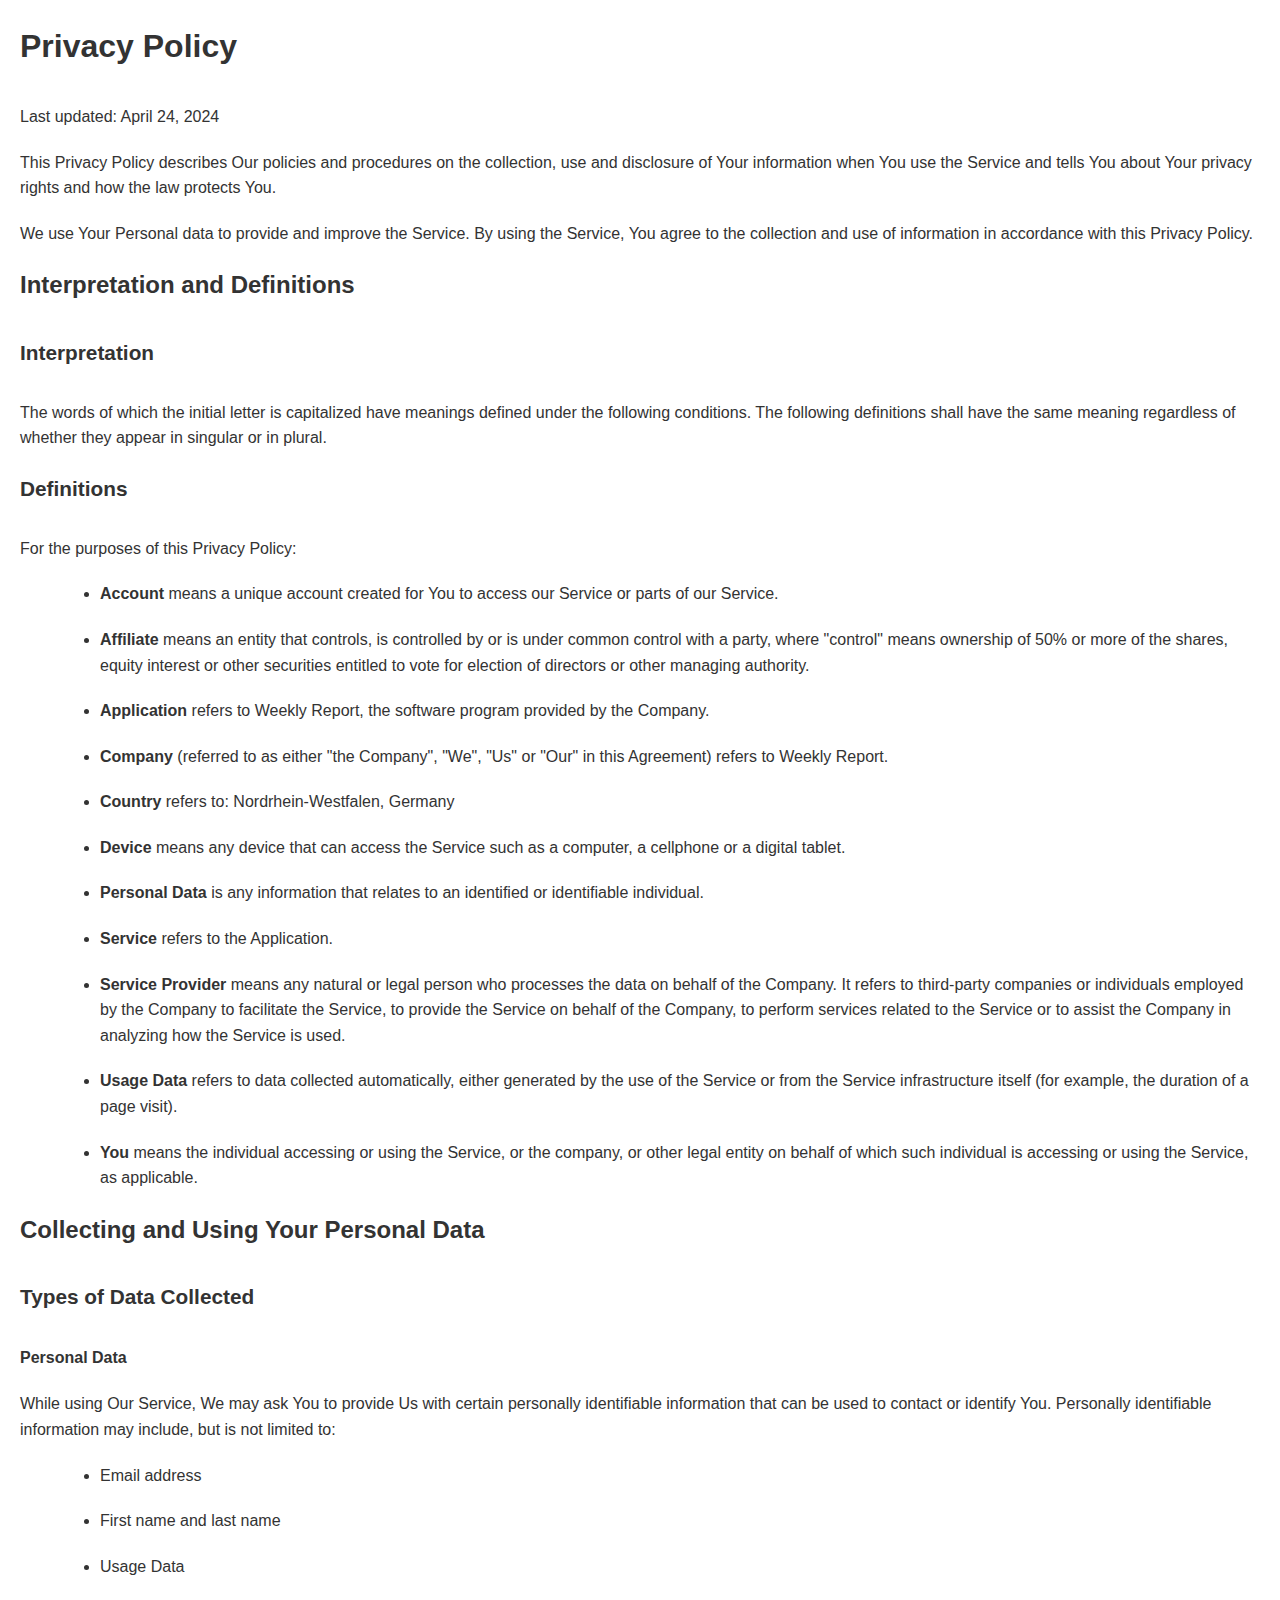
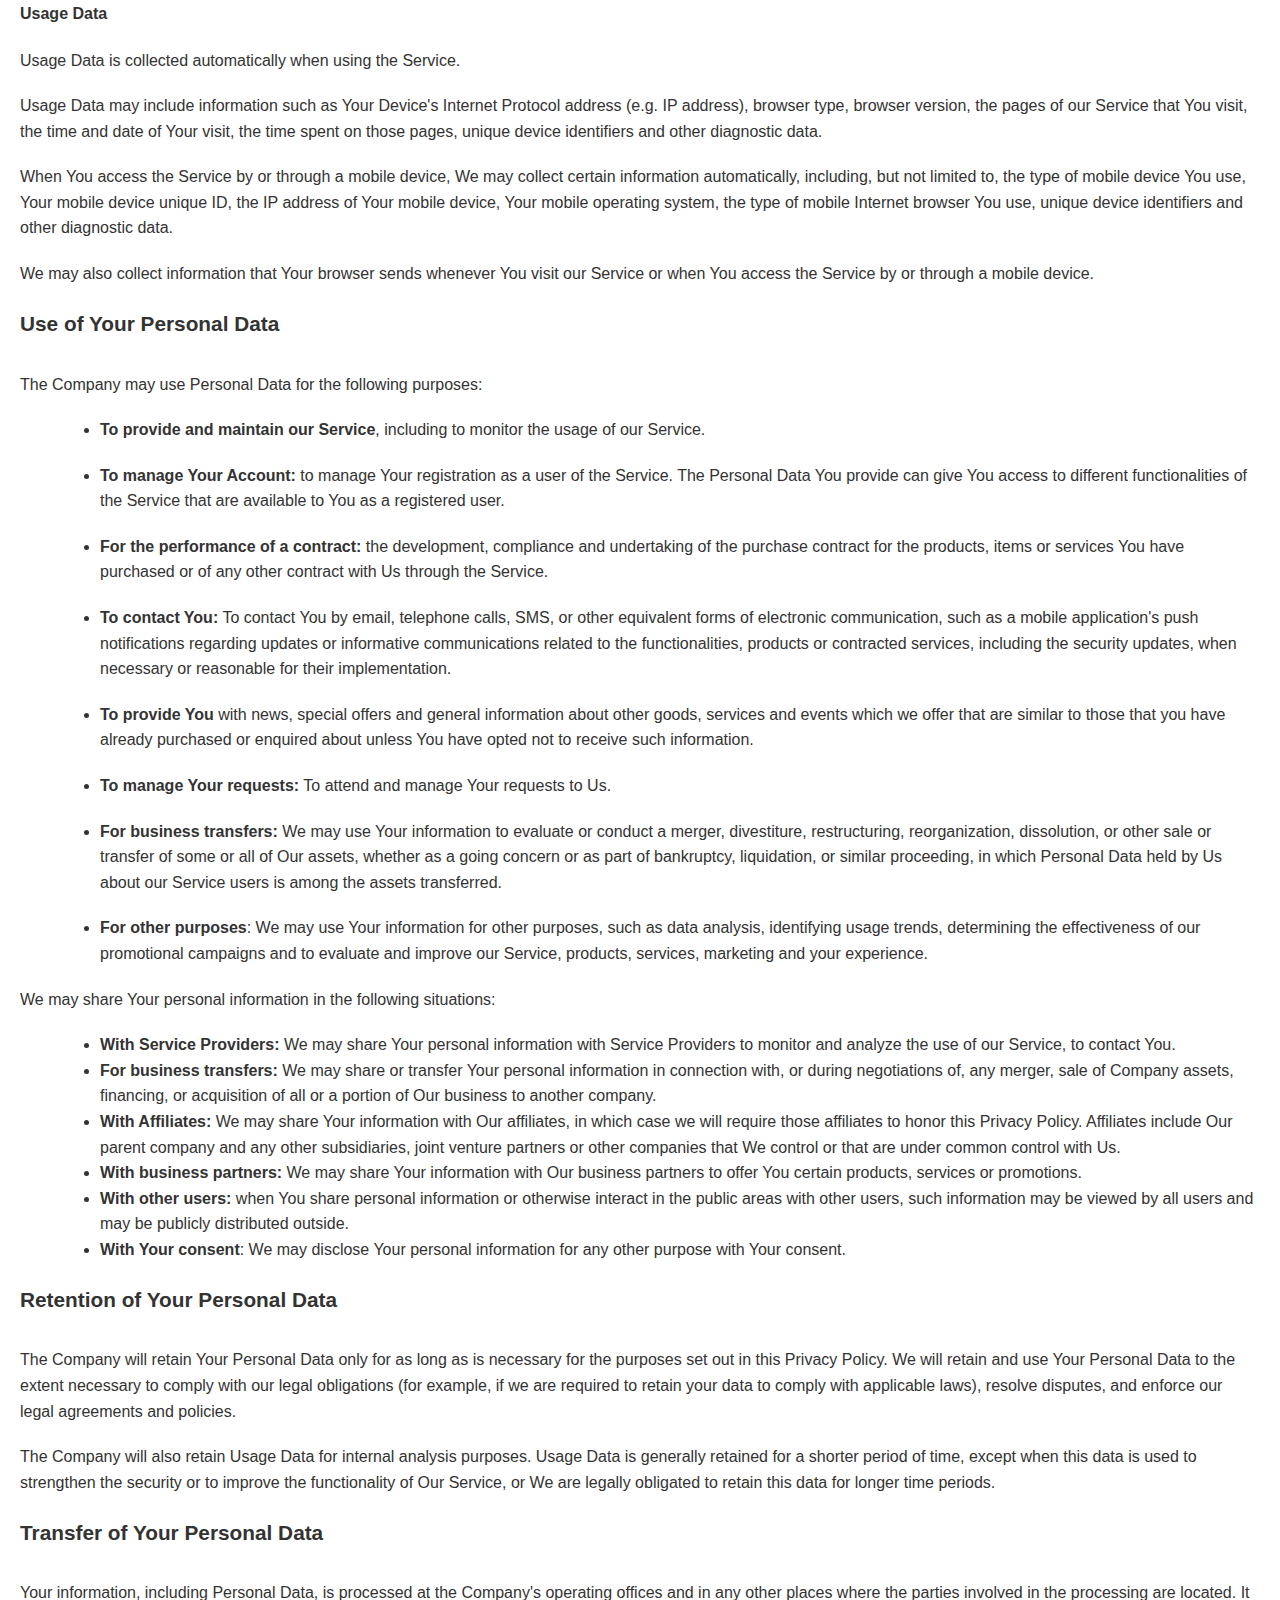
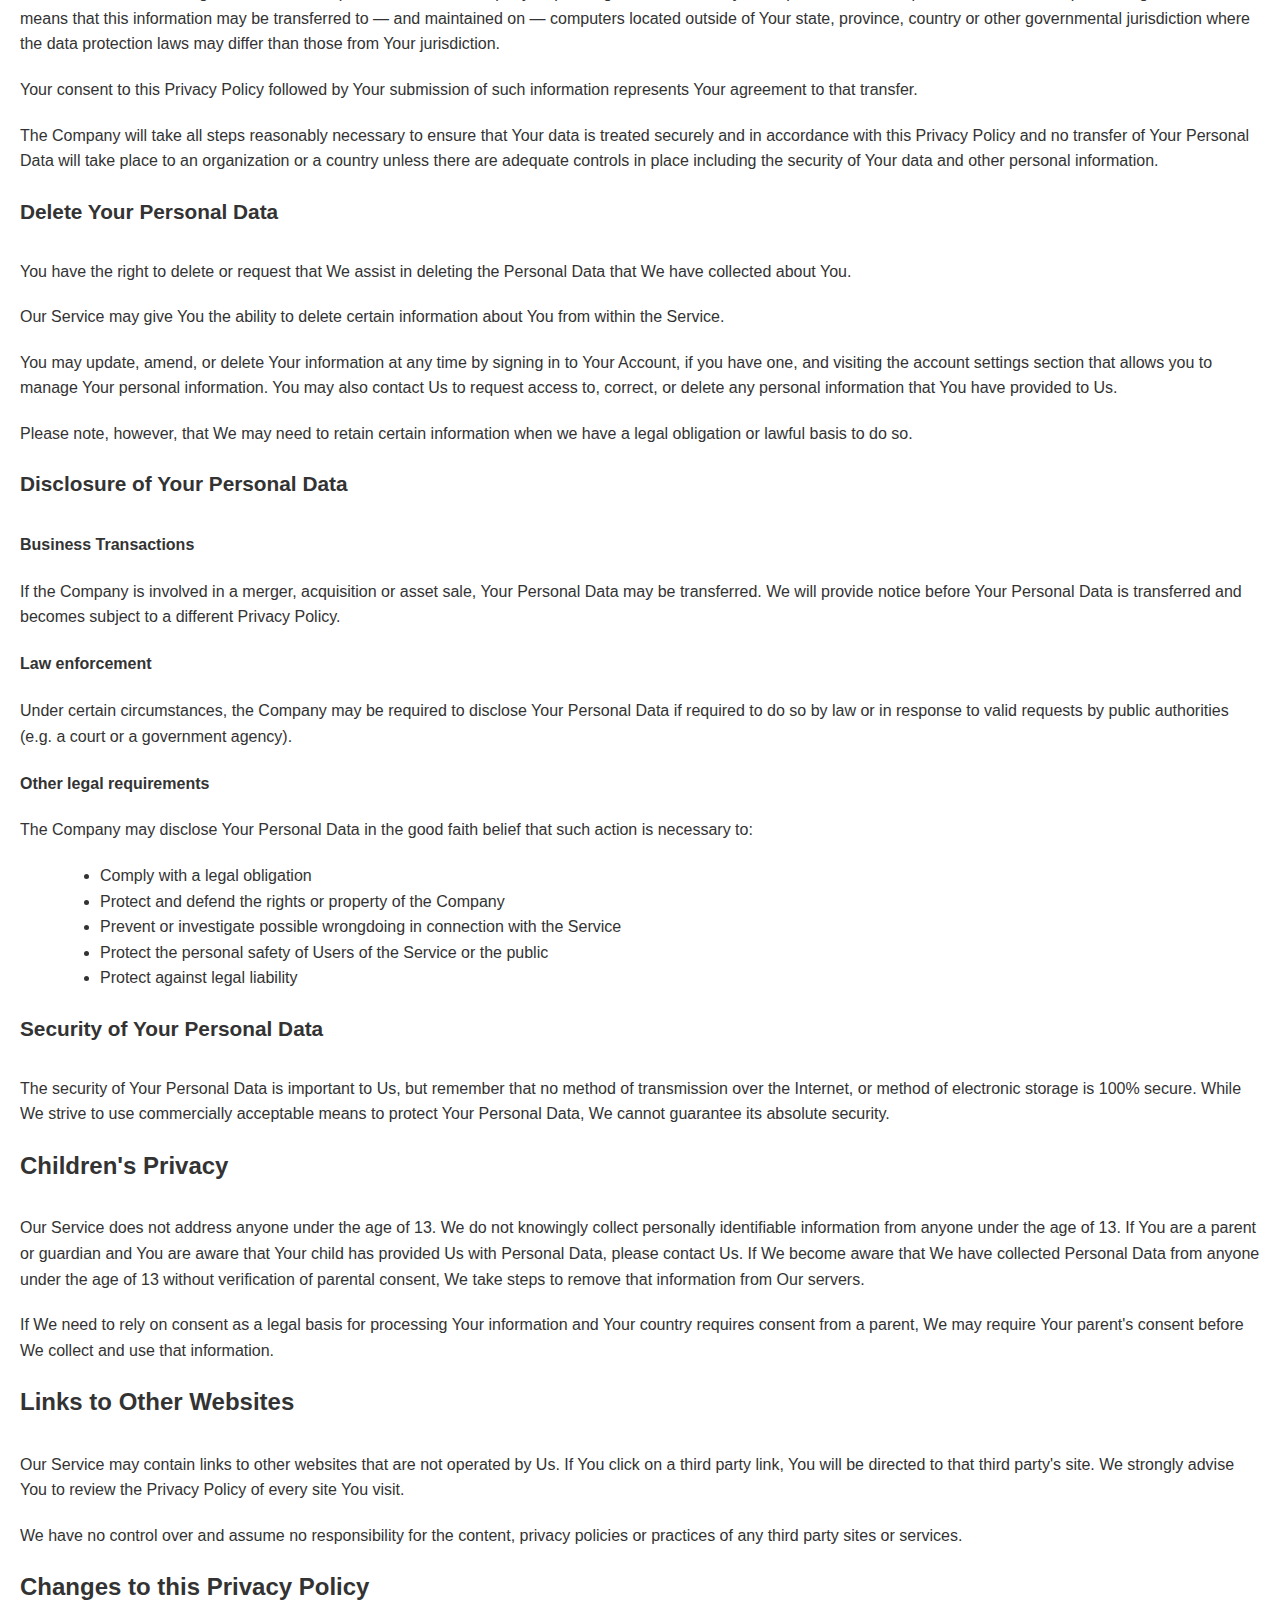
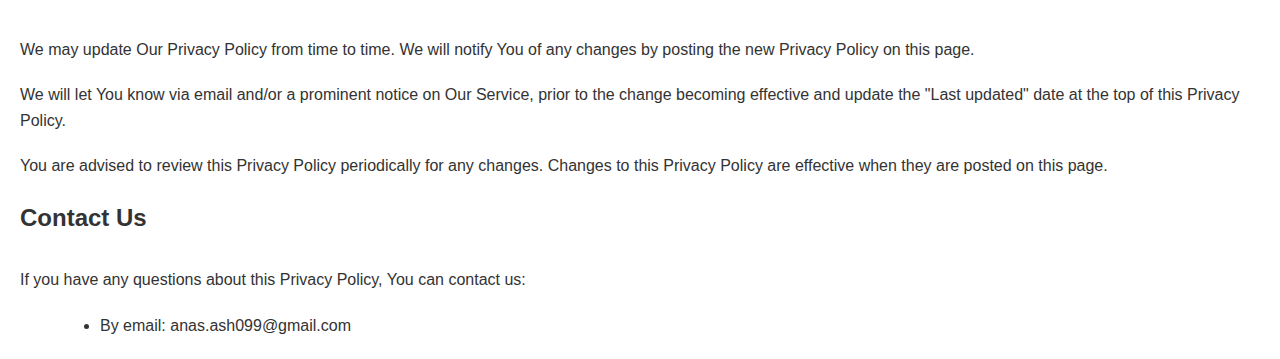
<file: index.html>
<!DOCTYPE html>
<html lang="en">
<head>
    <link rel="stylesheet" type="text/css" href="styles.css">
    <meta name="viewport" content="width=device-width, initial-scale=1">
    <title>Privacy Policy</title>

</head>
<body>

    <script>
        // Function to detect browser language and redirect
        function detectLanguage() {
          const browserLang = navigator.language || navigator.userLanguage; // Get browser language
          const supportedLangs = ["de"]; // Supported languages array
          const defaultLang = "en"; // Default language if not supported
    
          let lang = defaultLang;
         
          // Check if browser language is supported
          if (supportedLangs.includes(browserLang.substring(0, 2)) && browserLang.substring(0, 2) !== defaultLang) {
            lang = browserLang.substring(0, 2);
            // Redirect to corresponding HTML file based on language
            window.location.href = `index_${lang}.html`;
          }
          
        }
        window.onload =  detectLanguage()
    </script>
    <h1>Privacy Policy</h1>
    <p>Last updated: April 24, 2024</p>
    <p>This Privacy Policy describes Our policies and procedures on the collection, use and disclosure of Your information when You use the Service and tells You about Your privacy rights and how the law protects You.</p>
    <p>We use Your Personal data to provide and improve the Service. By using the Service, You agree to the collection and use of information in accordance with this Privacy Policy.</p>
    <h2>Interpretation and Definitions</h2>
    <h3>Interpretation</h3>
    <p>The words of which the initial letter is capitalized have meanings defined under the following conditions. The following definitions shall have the same meaning regardless of whether they appear in singular or in plural.</p>
    <h3>Definitions</h3>
    <p>For the purposes of this Privacy Policy:</p>
    <ul>
    <li>
    <p><strong>Account</strong> means a unique account created for You to access our Service or parts of our Service.</p>
    </li>
    <li>
    <p><strong>Affiliate</strong> means an entity that controls, is controlled by or is under common control with a party, where &quot;control&quot; means ownership of 50% or more of the shares, equity interest or other securities entitled to vote for election of directors or other managing authority.</p>
    </li>
    <li>
    <p><strong>Application</strong> refers to Weekly Report, the software program provided by the Company.</p>
    </li>
    <li>
    <p><strong>Company</strong> (referred to as either &quot;the Company&quot;, &quot;We&quot;, &quot;Us&quot; or &quot;Our&quot; in this Agreement) refers to Weekly Report.</p>
    </li>
    <li>
    <p><strong>Country</strong> refers to: Nordrhein-Westfalen,  Germany</p>
    </li>
    <li>
    <p><strong>Device</strong> means any device that can access the Service such as a computer, a cellphone or a digital tablet.</p>
    </li>
    <li>
    <p><strong>Personal Data</strong> is any information that relates to an identified or identifiable individual.</p>
    </li>
    <li>
    <p><strong>Service</strong> refers to the Application.</p>
    </li>
    <li>
    <p><strong>Service Provider</strong> means any natural or legal person who processes the data on behalf of the Company. It refers to third-party companies or individuals employed by the Company to facilitate the Service, to provide the Service on behalf of the Company, to perform services related to the Service or to assist the Company in analyzing how the Service is used.</p>
    </li>
    <li>
    <p><strong>Usage Data</strong> refers to data collected automatically, either generated by the use of the Service or from the Service infrastructure itself (for example, the duration of a page visit).</p>
    </li>
    <li>
    <p><strong>You</strong> means the individual accessing or using the Service, or the company, or other legal entity on behalf of which such individual is accessing or using the Service, as applicable.</p>
    </li>
    </ul>
    <h2>Collecting and Using Your Personal Data</h2>
    <h3>Types of Data Collected</h3>
    <h4>Personal Data</h4>
    <p>While using Our Service, We may ask You to provide Us with certain personally identifiable information that can be used to contact or identify You. Personally identifiable information may include, but is not limited to:</p>
    <ul>
    <li>
    <p>Email address</p>
    </li>
    <li>
    <p>First name and last name</p>
    </li>
    <li>
    <p>Usage Data</p>
    </li>
    </ul>
    <h4>Usage Data</h4>
    <p>Usage Data is collected automatically when using the Service.</p>
    <p>Usage Data may include information such as Your Device's Internet Protocol address (e.g. IP address), browser type, browser version, the pages of our Service that You visit, the time and date of Your visit, the time spent on those pages, unique device identifiers and other diagnostic data.</p>
    <p>When You access the Service by or through a mobile device, We may collect certain information automatically, including, but not limited to, the type of mobile device You use, Your mobile device unique ID, the IP address of Your mobile device, Your mobile operating system, the type of mobile Internet browser You use, unique device identifiers and other diagnostic data.</p>
    <p>We may also collect information that Your browser sends whenever You visit our Service or when You access the Service by or through a mobile device.</p>
    <h3>Use of Your Personal Data</h3>
    <p>The Company may use Personal Data for the following purposes:</p>
    <ul>
    <li>
    <p><strong>To provide and maintain our Service</strong>, including to monitor the usage of our Service.</p>
    </li>
    <li>
    <p><strong>To manage Your Account:</strong> to manage Your registration as a user of the Service. The Personal Data You provide can give You access to different functionalities of the Service that are available to You as a registered user.</p>
    </li>
    <li>
    <p><strong>For the performance of a contract:</strong> the development, compliance and undertaking of the purchase contract for the products, items or services You have purchased or of any other contract with Us through the Service.</p>
    </li>
    <li>
    <p><strong>To contact You:</strong> To contact You by email, telephone calls, SMS, or other equivalent forms of electronic communication, such as a mobile application's push notifications regarding updates or informative communications related to the functionalities, products or contracted services, including the security updates, when necessary or reasonable for their implementation.</p>
    </li>
    <li>
    <p><strong>To provide You</strong> with news, special offers and general information about other goods, services and events which we offer that are similar to those that you have already purchased or enquired about unless You have opted not to receive such information.</p>
    </li>
    <li>
    <p><strong>To manage Your requests:</strong> To attend and manage Your requests to Us.</p>
    </li>
    <li>
    <p><strong>For business transfers:</strong> We may use Your information to evaluate or conduct a merger, divestiture, restructuring, reorganization, dissolution, or other sale or transfer of some or all of Our assets, whether as a going concern or as part of bankruptcy, liquidation, or similar proceeding, in which Personal Data held by Us about our Service users is among the assets transferred.</p>
    </li>
    <li>
    <p><strong>For other purposes</strong>: We may use Your information for other purposes, such as data analysis, identifying usage trends, determining the effectiveness of our promotional campaigns and to evaluate and improve our Service, products, services, marketing and your experience.</p>
    </li>
    </ul>
    <p>We may share Your personal information in the following situations:</p>
    <ul>
    <li><strong>With Service Providers:</strong> We may share Your personal information with Service Providers to monitor and analyze the use of our Service,  to contact You.</li>
    <li><strong>For business transfers:</strong> We may share or transfer Your personal information in connection with, or during negotiations of, any merger, sale of Company assets, financing, or acquisition of all or a portion of Our business to another company.</li>
    <li><strong>With Affiliates:</strong> We may share Your information with Our affiliates, in which case we will require those affiliates to honor this Privacy Policy. Affiliates include Our parent company and any other subsidiaries, joint venture partners or other companies that We control or that are under common control with Us.</li>
    <li><strong>With business partners:</strong> We may share Your information with Our business partners to offer You certain products, services or promotions.</li>
    <li><strong>With other users:</strong> when You share personal information or otherwise interact in the public areas with other users, such information may be viewed by all users and may be publicly distributed outside.</li>
    <li><strong>With Your consent</strong>: We may disclose Your personal information for any other purpose with Your consent.</li>
    </ul>
    <h3>Retention of Your Personal Data</h3>
    <p>The Company will retain Your Personal Data only for as long as is necessary for the purposes set out in this Privacy Policy. We will retain and use Your Personal Data to the extent necessary to comply with our legal obligations (for example, if we are required to retain your data to comply with applicable laws), resolve disputes, and enforce our legal agreements and policies.</p>
    <p>The Company will also retain Usage Data for internal analysis purposes. Usage Data is generally retained for a shorter period of time, except when this data is used to strengthen the security or to improve the functionality of Our Service, or We are legally obligated to retain this data for longer time periods.</p>
    <h3>Transfer of Your Personal Data</h3>
    <p>Your information, including Personal Data, is processed at the Company's operating offices and in any other places where the parties involved in the processing are located. It means that this information may be transferred to — and maintained on — computers located outside of Your state, province, country or other governmental jurisdiction where the data protection laws may differ than those from Your jurisdiction.</p>
    <p>Your consent to this Privacy Policy followed by Your submission of such information represents Your agreement to that transfer.</p>
    <p>The Company will take all steps reasonably necessary to ensure that Your data is treated securely and in accordance with this Privacy Policy and no transfer of Your Personal Data will take place to an organization or a country unless there are adequate controls in place including the security of Your data and other personal information.</p>
    <h3>Delete Your Personal Data</h3>
    <p>You have the right to delete or request that We assist in deleting the Personal Data that We have collected about You.</p>
    <p>Our Service may give You the ability to delete certain information about You from within the Service.</p>
    <p>You may update, amend, or delete Your information at any time by signing in to Your Account, if you have one, and visiting the account settings section that allows you to manage Your personal information. You may also contact Us to request access to, correct, or delete any personal information that You have provided to Us.</p>
    <p>Please note, however, that We may need to retain certain information when we have a legal obligation or lawful basis to do so.</p>
    <h3>Disclosure of Your Personal Data</h3>
    <h4>Business Transactions</h4>
    <p>If the Company is involved in a merger, acquisition or asset sale, Your Personal Data may be transferred. We will provide notice before Your Personal Data is transferred and becomes subject to a different Privacy Policy.</p>
    <h4>Law enforcement</h4>
    <p>Under certain circumstances, the Company may be required to disclose Your Personal Data if required to do so by law or in response to valid requests by public authorities (e.g. a court or a government agency).</p>
    <h4>Other legal requirements</h4>
    <p>The Company may disclose Your Personal Data in the good faith belief that such action is necessary to:</p>
    <ul>
    <li>Comply with a legal obligation</li>
    <li>Protect and defend the rights or property of the Company</li>
    <li>Prevent or investigate possible wrongdoing in connection with the Service</li>
    <li>Protect the personal safety of Users of the Service or the public</li>
    <li>Protect against legal liability</li>
    </ul>
    <h3>Security of Your Personal Data</h3>
    <p>The security of Your Personal Data is important to Us, but remember that no method of transmission over the Internet, or method of electronic storage is 100% secure. While We strive to use commercially acceptable means to protect Your Personal Data, We cannot guarantee its absolute security.</p>
    <h2>Children's Privacy</h2>
    <p>Our Service does not address anyone under the age of 13. We do not knowingly collect personally identifiable information from anyone under the age of 13. If You are a parent or guardian and You are aware that Your child has provided Us with Personal Data, please contact Us. If We become aware that We have collected Personal Data from anyone under the age of 13 without verification of parental consent, We take steps to remove that information from Our servers.</p>
    <p>If We need to rely on consent as a legal basis for processing Your information and Your country requires consent from a parent, We may require Your parent's consent before We collect and use that information.</p>
    <h2>Links to Other Websites</h2>
    <p>Our Service may contain links to other websites that are not operated by Us. If You click on a third party link, You will be directed to that third party's site. We strongly advise You to review the Privacy Policy of every site You visit.</p>
    <p>We have no control over and assume no responsibility for the content, privacy policies or practices of any third party sites or services.</p>
    <h2>Changes to this Privacy Policy</h2>
    <p>We may update Our Privacy Policy from time to time. We will notify You of any changes by posting the new Privacy Policy on this page.</p>
    <p>We will let You know via email and/or a prominent notice on Our Service, prior to the change becoming effective and update the &quot;Last updated&quot; date at the top of this Privacy Policy.</p>
    <p>You are advised to review this Privacy Policy periodically for any changes. Changes to this Privacy Policy are effective when they are posted on this page.</p>
    <h2>Contact Us</h2>
    <p>If you have any questions about this Privacy Policy, You can contact us:</p>
    <ul>
    <li>By email: anas.ash099@gmail.com</li>
    </ul>
</body>
</html>
</file>
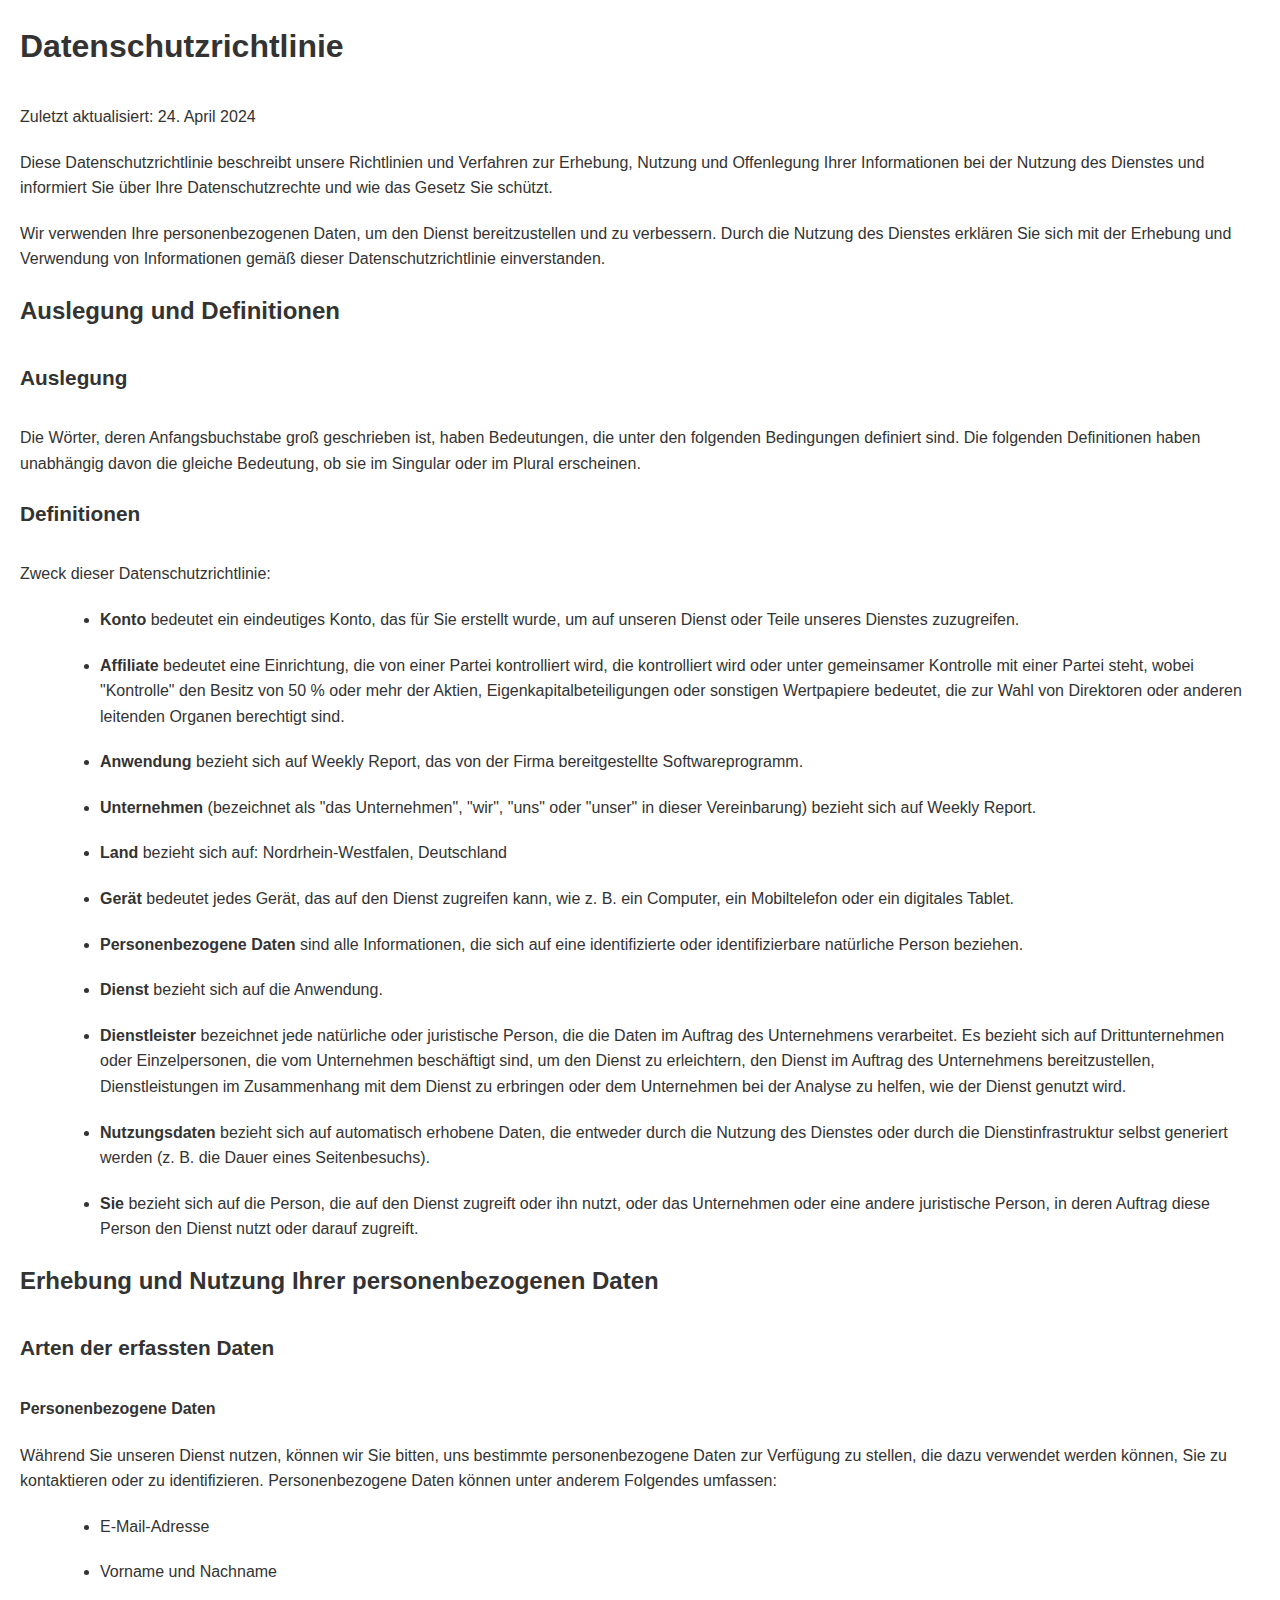
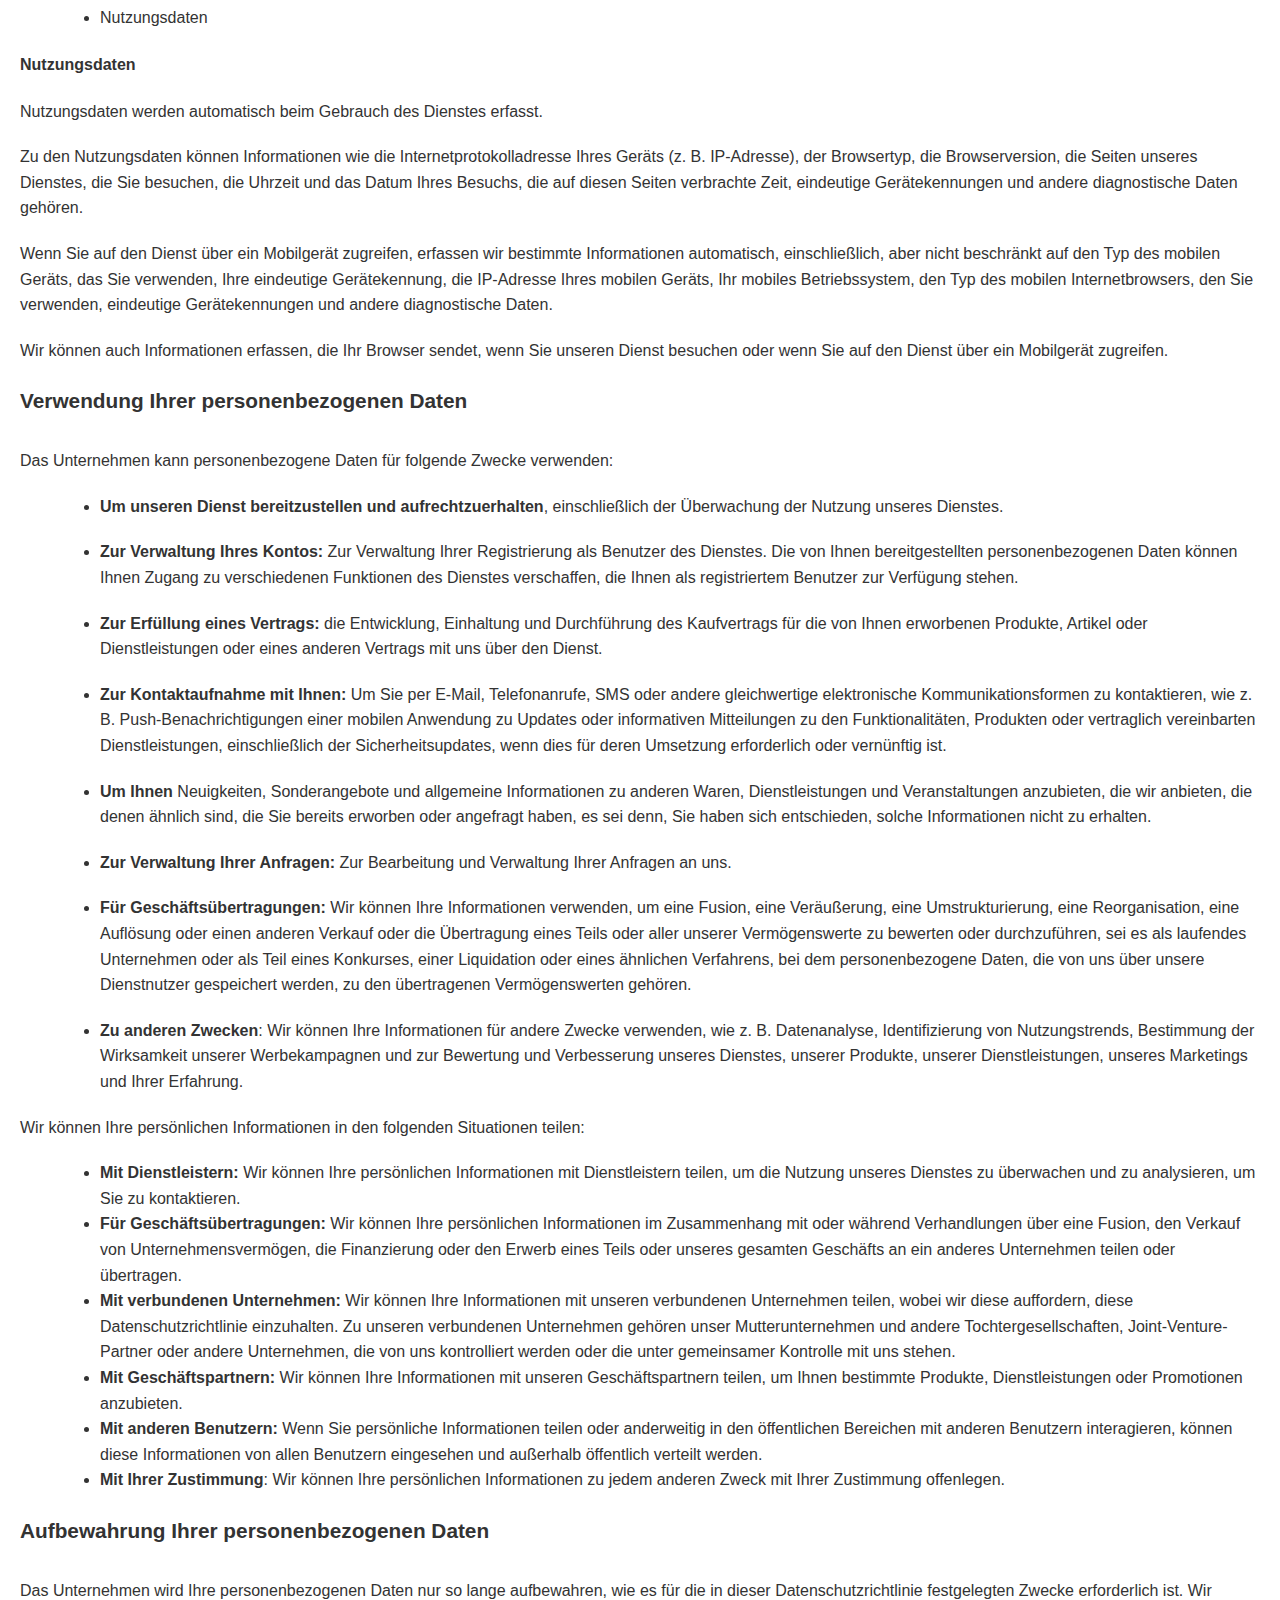
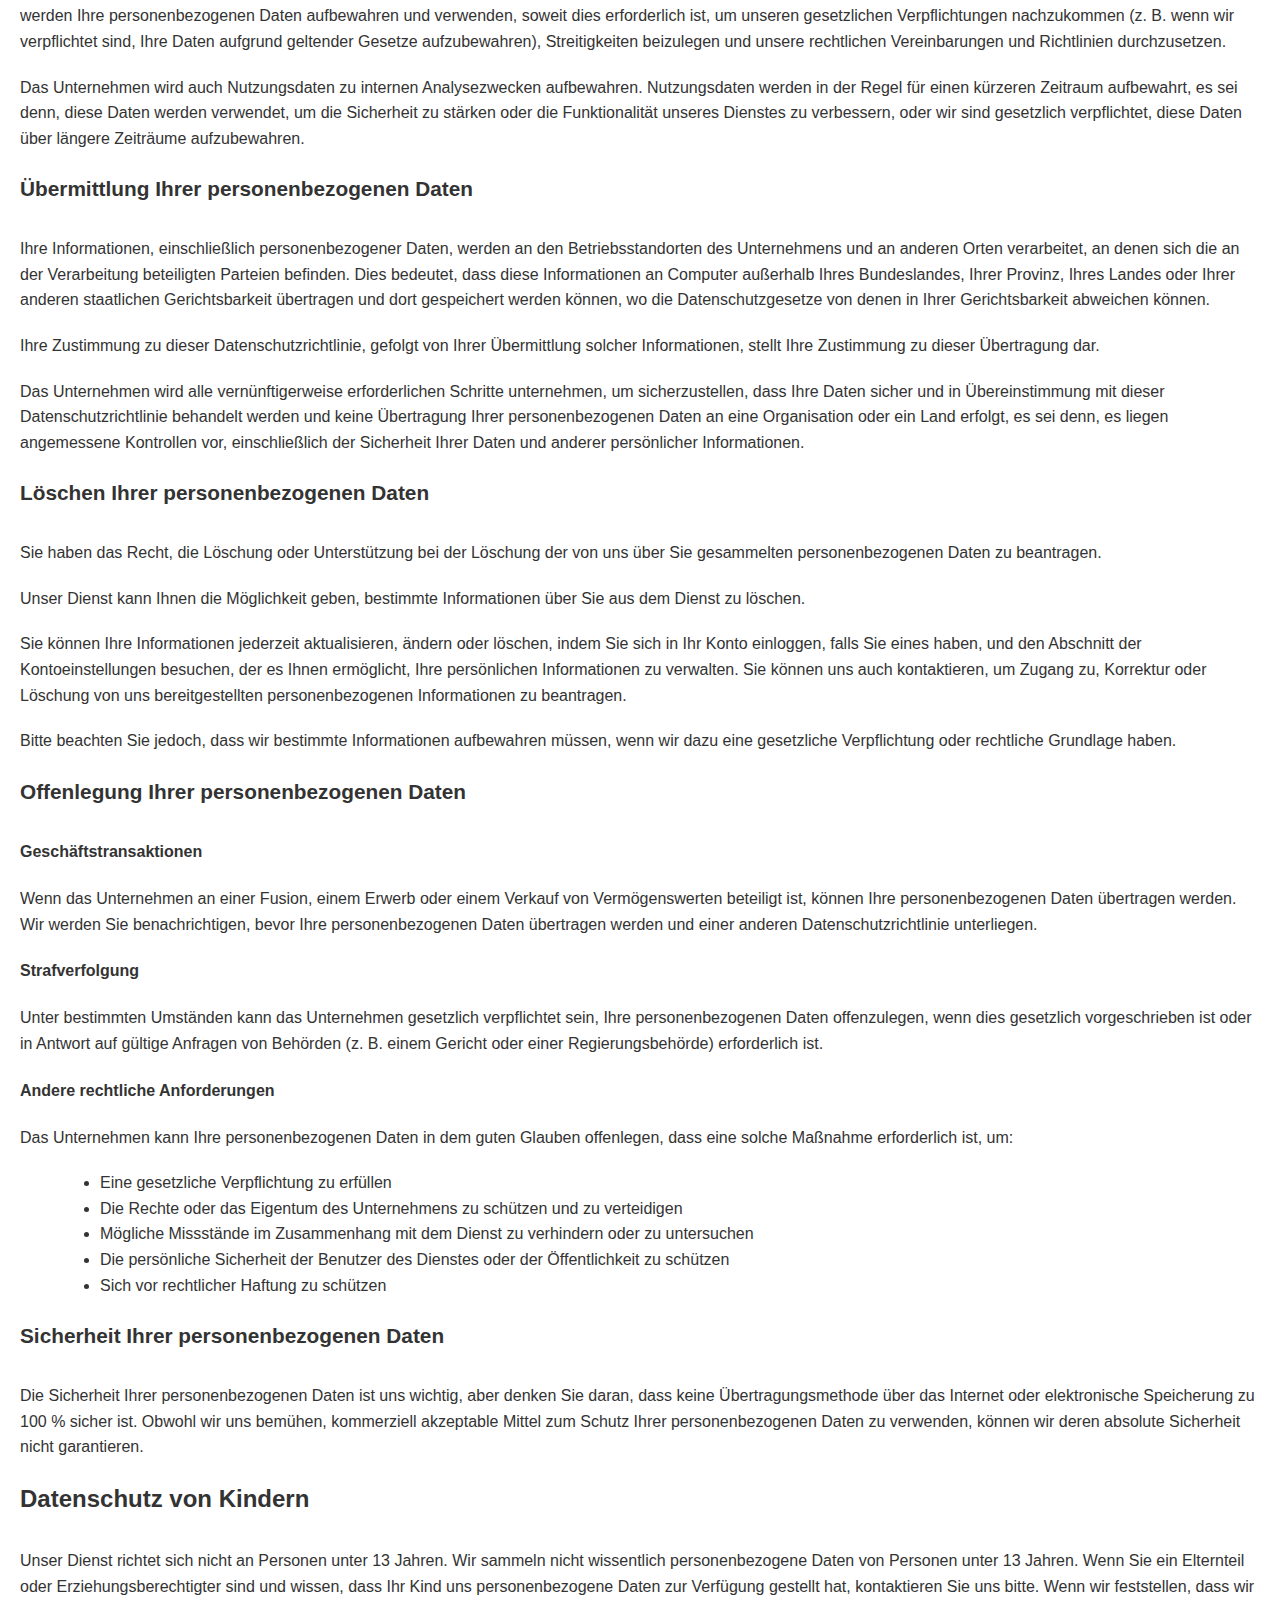
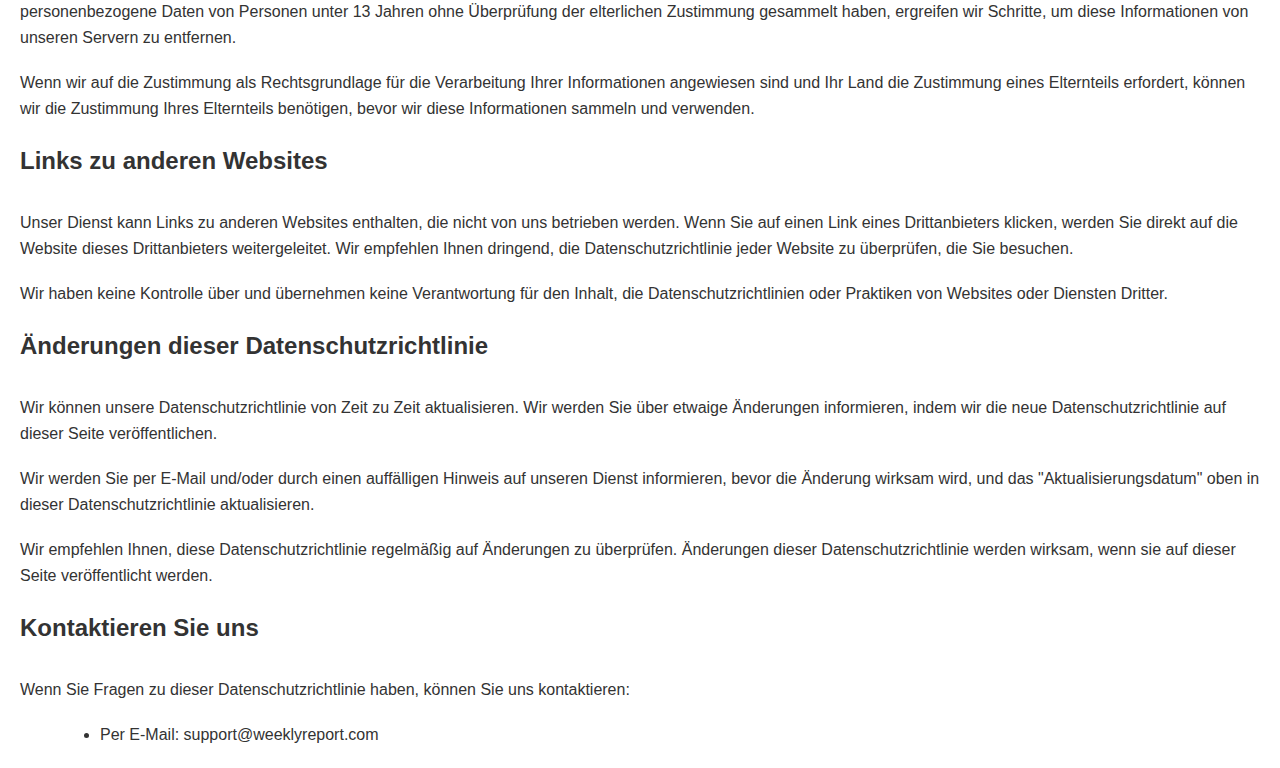
<file: index_de.html>
<!DOCTYPE html>
<html lang="de">
<head>
    <meta charset="UTF-8">
    <link rel="stylesheet" type="text/css" href="styles.css">
    <meta name="viewport" content="width=device-width, initial-scale=1">
    <title>Datenschutzerklärung</title>
</head>
<body>
    <h1>Datenschutzrichtlinie</h1>
    <p>Zuletzt aktualisiert: 24. April 2024</p>
    <p>Diese Datenschutzrichtlinie beschreibt unsere Richtlinien und Verfahren zur Erhebung, Nutzung und Offenlegung Ihrer Informationen bei der Nutzung des Dienstes und informiert Sie über Ihre Datenschutzrechte und wie das Gesetz Sie schützt.</p>
    <p>Wir verwenden Ihre personenbezogenen Daten, um den Dienst bereitzustellen und zu verbessern. Durch die Nutzung des Dienstes erklären Sie sich mit der Erhebung und Verwendung von Informationen gemäß dieser Datenschutzrichtlinie einverstanden.</p>
    <h2>Auslegung und Definitionen</h2>
    <h3>Auslegung</h3>
    <p>Die Wörter, deren Anfangsbuchstabe groß geschrieben ist, haben Bedeutungen, die unter den folgenden Bedingungen definiert sind. Die folgenden Definitionen haben unabhängig davon die gleiche Bedeutung, ob sie im Singular oder im Plural erscheinen.</p>
    <h3>Definitionen</h3>
    <p>Zweck dieser Datenschutzrichtlinie:</p>
    <ul>
    <li>
    <p><strong>Konto</strong> bedeutet ein eindeutiges Konto, das für Sie erstellt wurde, um auf unseren Dienst oder Teile unseres Dienstes zuzugreifen.</p>
    </li>
    <li>
    <p><strong>Affiliate</strong> bedeutet eine Einrichtung, die von einer Partei kontrolliert wird, die kontrolliert wird oder unter gemeinsamer Kontrolle mit einer Partei steht, wobei "Kontrolle" den Besitz von 50 % oder mehr der Aktien, Eigenkapitalbeteiligungen oder sonstigen Wertpapiere bedeutet, die zur Wahl von Direktoren oder anderen leitenden Organen berechtigt sind.</p>
    </li>
    <li>
    <p><strong>Anwendung</strong> bezieht sich auf Weekly Report, das von der Firma bereitgestellte Softwareprogramm.</p>
    </li>
    <li>
    <p><strong>Unternehmen</strong> (bezeichnet als "das Unternehmen", "wir", "uns" oder "unser" in dieser Vereinbarung) bezieht sich auf Weekly Report.</p>
    </li>
    <li>
    <p><strong>Land</strong> bezieht sich auf: Nordrhein-Westfalen, Deutschland</p>
    </li>
    <li>
    <p><strong>Gerät</strong> bedeutet jedes Gerät, das auf den Dienst zugreifen kann, wie z. B. ein Computer, ein Mobiltelefon oder ein digitales Tablet.</p>
    </li>
    <li>
    <p><strong>Personenbezogene Daten</strong> sind alle Informationen, die sich auf eine identifizierte oder identifizierbare natürliche Person beziehen.</p>
    </li>
    <li>
    <p><strong>Dienst</strong> bezieht sich auf die Anwendung.</p>
    </li>
    <li>
    <p><strong>Dienstleister</strong> bezeichnet jede natürliche oder juristische Person, die die Daten im Auftrag des Unternehmens verarbeitet. Es bezieht sich auf Drittunternehmen oder Einzelpersonen, die vom Unternehmen beschäftigt sind, um den Dienst zu erleichtern, den Dienst im Auftrag des Unternehmens bereitzustellen, Dienstleistungen im Zusammenhang mit dem Dienst zu erbringen oder dem Unternehmen bei der Analyse zu helfen, wie der Dienst genutzt wird.</p>
    </li>
    <li>
    <p><strong>Nutzungsdaten</strong> bezieht sich auf automatisch erhobene Daten, die entweder durch die Nutzung des Dienstes oder durch die Dienstinfrastruktur selbst generiert werden (z. B. die Dauer eines Seitenbesuchs).</p>
    </li>
    <li>
    <p><strong>Sie</strong> bezieht sich auf die Person, die auf den Dienst zugreift oder ihn nutzt, oder das Unternehmen oder eine andere juristische Person, in deren Auftrag diese Person den Dienst nutzt oder darauf zugreift.</p>
    </li>
    </ul>
    <h2>Erhebung und Nutzung Ihrer personenbezogenen Daten</h2>
    <h3>Arten der erfassten Daten</h3>
    <h4>Personenbezogene Daten</h4>
    <p>Während Sie unseren Dienst nutzen, können wir Sie bitten, uns bestimmte personenbezogene Daten zur Verfügung zu stellen, die dazu verwendet werden können, Sie zu kontaktieren oder zu identifizieren. Personenbezogene Daten können unter anderem Folgendes umfassen:</p>
    <ul>
    <li>
    <p>E-Mail-Adresse</p>
    </li>
    <li>
    <p>Vorname und Nachname</p>
    </li>
    <li>
    <p>Nutzungsdaten</p>
    </li>
    </ul>
    <h4>Nutzungsdaten</h4>
    <p>Nutzungsdaten werden automatisch beim Gebrauch des Dienstes erfasst.</p>
    <p>Zu den Nutzungsdaten können Informationen wie die Internetprotokolladresse Ihres Geräts (z. B. IP-Adresse), der Browsertyp, die Browserversion, die Seiten unseres Dienstes, die Sie besuchen, die Uhrzeit und das Datum Ihres Besuchs, die auf diesen Seiten verbrachte Zeit, eindeutige Gerätekennungen und andere diagnostische Daten gehören.</p>
    <p>Wenn Sie auf den Dienst über ein Mobilgerät zugreifen, erfassen wir bestimmte Informationen automatisch, einschließlich, aber nicht beschränkt auf den Typ des mobilen Geräts, das Sie verwenden, Ihre eindeutige Gerätekennung, die IP-Adresse Ihres mobilen Geräts, Ihr mobiles Betriebssystem, den Typ des mobilen Internetbrowsers, den Sie verwenden, eindeutige Gerätekennungen und andere diagnostische Daten.</p>
    <p>Wir können auch Informationen erfassen, die Ihr Browser sendet, wenn Sie unseren Dienst besuchen oder wenn Sie auf den Dienst über ein Mobilgerät zugreifen.</p>
    <h3>Verwendung Ihrer personenbezogenen Daten</h3>
    <p>Das Unternehmen kann personenbezogene Daten für folgende Zwecke verwenden:</p>
    <ul>
    <li>
    <p><strong>Um unseren Dienst bereitzustellen und aufrechtzuerhalten</strong>, einschließlich der Überwachung der Nutzung unseres Dienstes.</p>
    </li>
    <li>
    <p><strong>Zur Verwaltung Ihres Kontos:</strong> Zur Verwaltung Ihrer Registrierung als Benutzer des Dienstes. Die von Ihnen bereitgestellten personenbezogenen Daten können Ihnen Zugang zu verschiedenen Funktionen des Dienstes verschaffen, die Ihnen als registriertem Benutzer zur Verfügung stehen.</p>
    </li>
    <li>
    <p><strong>Zur Erfüllung eines Vertrags:</strong> die Entwicklung, Einhaltung und Durchführung des Kaufvertrags für die von Ihnen erworbenen Produkte, Artikel oder Dienstleistungen oder eines anderen Vertrags mit uns über den Dienst.</p>
    </li>
    <li>
    <p><strong>Zur Kontaktaufnahme mit Ihnen:</strong> Um Sie per E-Mail, Telefonanrufe, SMS oder andere gleichwertige elektronische Kommunikationsformen zu kontaktieren, wie z. B. Push-Benachrichtigungen einer mobilen Anwendung zu Updates oder informativen Mitteilungen zu den Funktionalitäten, Produkten oder vertraglich vereinbarten Dienstleistungen, einschließlich der Sicherheitsupdates, wenn dies für deren Umsetzung erforderlich oder vernünftig ist.</p>
    </li>
    <li>
    <p><strong>Um Ihnen</strong> Neuigkeiten, Sonderangebote und allgemeine Informationen zu anderen Waren, Dienstleistungen und Veranstaltungen anzubieten, die wir anbieten, die denen ähnlich sind, die Sie bereits erworben oder angefragt haben, es sei denn, Sie haben sich entschieden, solche Informationen nicht zu erhalten.</p>
    </li>
    <li>
    <p><strong>Zur Verwaltung Ihrer Anfragen:</strong> Zur Bearbeitung und Verwaltung Ihrer Anfragen an uns.</p>
    </li>
    <li>
    <p><strong>Für Geschäftsübertragungen:</strong> Wir können Ihre Informationen verwenden, um eine Fusion, eine Veräußerung, eine Umstrukturierung, eine Reorganisation, eine Auflösung oder einen anderen Verkauf oder die Übertragung eines Teils oder aller unserer Vermögenswerte zu bewerten oder durchzuführen, sei es als laufendes Unternehmen oder als Teil eines Konkurses, einer Liquidation oder eines ähnlichen Verfahrens, bei dem personenbezogene Daten, die von uns über unsere Dienstnutzer gespeichert werden, zu den übertragenen Vermögenswerten gehören.</p>
    </li>
    <li>
    <p><strong>Zu anderen Zwecken</strong>: Wir können Ihre Informationen für andere Zwecke verwenden, wie z. B. Datenanalyse, Identifizierung von Nutzungstrends, Bestimmung der Wirksamkeit unserer Werbekampagnen und zur Bewertung und Verbesserung unseres Dienstes, unserer Produkte, unserer Dienstleistungen, unseres Marketings und Ihrer Erfahrung.</p>
    </li>
    </ul>
    <p>Wir können Ihre persönlichen Informationen in den folgenden Situationen teilen:</p>
    <ul>
    <li><strong>Mit Dienstleistern:</strong> Wir können Ihre persönlichen Informationen mit Dienstleistern teilen, um die Nutzung unseres Dienstes zu überwachen und zu analysieren, um Sie zu kontaktieren.</li>
    <li><strong>Für Geschäftsübertragungen:</strong> Wir können Ihre persönlichen Informationen im Zusammenhang mit oder während Verhandlungen über eine Fusion, den Verkauf von Unternehmensvermögen, die Finanzierung oder den Erwerb eines Teils oder unseres gesamten Geschäfts an ein anderes Unternehmen teilen oder übertragen.</li>
    <li><strong>Mit verbundenen Unternehmen:</strong> Wir können Ihre Informationen mit unseren verbundenen Unternehmen teilen, wobei wir diese auffordern, diese Datenschutzrichtlinie einzuhalten. Zu unseren verbundenen Unternehmen gehören unser Mutterunternehmen und andere Tochtergesellschaften, Joint-Venture-Partner oder andere Unternehmen, die von uns kontrolliert werden oder die unter gemeinsamer Kontrolle mit uns stehen.</li>
    <li><strong>Mit Geschäftspartnern:</strong> Wir können Ihre Informationen mit unseren Geschäftspartnern teilen, um Ihnen bestimmte Produkte, Dienstleistungen oder Promotionen anzubieten.</li>
    <li><strong>Mit anderen Benutzern:</strong> Wenn Sie persönliche Informationen teilen oder anderweitig in den öffentlichen Bereichen mit anderen Benutzern interagieren, können diese Informationen von allen Benutzern eingesehen und außerhalb öffentlich verteilt werden.</li>
    <li><strong>Mit Ihrer Zustimmung</strong>: Wir können Ihre persönlichen Informationen zu jedem anderen Zweck mit Ihrer Zustimmung offenlegen.</li>
    </ul>
    <h3>Aufbewahrung Ihrer personenbezogenen Daten</h3>
    <p>Das Unternehmen wird Ihre personenbezogenen Daten nur so lange aufbewahren, wie es für die in dieser Datenschutzrichtlinie festgelegten Zwecke erforderlich ist. Wir werden Ihre personenbezogenen Daten aufbewahren und verwenden, soweit dies erforderlich ist, um unseren gesetzlichen Verpflichtungen nachzukommen (z. B. wenn wir verpflichtet sind, Ihre Daten aufgrund geltender Gesetze aufzubewahren), Streitigkeiten beizulegen und unsere rechtlichen Vereinbarungen und Richtlinien durchzusetzen.</p>
    <p>Das Unternehmen wird auch Nutzungsdaten zu internen Analysezwecken aufbewahren. Nutzungsdaten werden in der Regel für einen kürzeren Zeitraum aufbewahrt, es sei denn, diese Daten werden verwendet, um die Sicherheit zu stärken oder die Funktionalität unseres Dienstes zu verbessern, oder wir sind gesetzlich verpflichtet, diese Daten über längere Zeiträume aufzubewahren.</p>
    <h3>Übermittlung Ihrer personenbezogenen Daten</h3>
    <p>Ihre Informationen, einschließlich personenbezogener Daten, werden an den Betriebsstandorten des Unternehmens und an anderen Orten verarbeitet, an denen sich die an der Verarbeitung beteiligten Parteien befinden. Dies bedeutet, dass diese Informationen an Computer außerhalb Ihres Bundeslandes, Ihrer Provinz, Ihres Landes oder Ihrer anderen staatlichen Gerichtsbarkeit übertragen und dort gespeichert werden können, wo die Datenschutzgesetze von denen in Ihrer Gerichtsbarkeit abweichen können.</p>
    <p>Ihre Zustimmung zu dieser Datenschutzrichtlinie, gefolgt von Ihrer Übermittlung solcher Informationen, stellt Ihre Zustimmung zu dieser Übertragung dar.</p>
    <p>Das Unternehmen wird alle vernünftigerweise erforderlichen Schritte unternehmen, um sicherzustellen, dass Ihre Daten sicher und in Übereinstimmung mit dieser Datenschutzrichtlinie behandelt werden und keine Übertragung Ihrer personenbezogenen Daten an eine Organisation oder ein Land erfolgt, es sei denn, es liegen angemessene Kontrollen vor, einschließlich der Sicherheit Ihrer Daten und anderer persönlicher Informationen.</p>
    <h3>Löschen Ihrer personenbezogenen Daten</h3>
    <p>Sie haben das Recht, die Löschung oder Unterstützung bei der Löschung der von uns über Sie gesammelten personenbezogenen Daten zu beantragen.</p>
    <p>Unser Dienst kann Ihnen die Möglichkeit geben, bestimmte Informationen über Sie aus dem Dienst zu löschen.</p>
    <p>Sie können Ihre Informationen jederzeit aktualisieren, ändern oder löschen, indem Sie sich in Ihr Konto einloggen, falls Sie eines haben, und den Abschnitt der Kontoeinstellungen besuchen, der es Ihnen ermöglicht, Ihre persönlichen Informationen zu verwalten. Sie können uns auch kontaktieren, um Zugang zu, Korrektur oder Löschung von uns bereitgestellten personenbezogenen Informationen zu beantragen.</p>
    <p>Bitte beachten Sie jedoch, dass wir bestimmte Informationen aufbewahren müssen, wenn wir dazu eine gesetzliche Verpflichtung oder rechtliche Grundlage haben.</p>
    <h3>Offenlegung Ihrer personenbezogenen Daten</h3>
    <h4>Geschäftstransaktionen</h4>
    <p>Wenn das Unternehmen an einer Fusion, einem Erwerb oder einem Verkauf von Vermögenswerten beteiligt ist, können Ihre personenbezogenen Daten übertragen werden. Wir werden Sie benachrichtigen, bevor Ihre personenbezogenen Daten übertragen werden und einer anderen Datenschutzrichtlinie unterliegen.</p>
    <h4>Strafverfolgung</h4>
    <p>Unter bestimmten Umständen kann das Unternehmen gesetzlich verpflichtet sein, Ihre personenbezogenen Daten offenzulegen, wenn dies gesetzlich vorgeschrieben ist oder in Antwort auf gültige Anfragen von Behörden (z. B. einem Gericht oder einer Regierungsbehörde) erforderlich ist.</p>
    <h4>Andere rechtliche Anforderungen</h4>
    <p>Das Unternehmen kann Ihre personenbezogenen Daten in dem guten Glauben offenlegen, dass eine solche Maßnahme erforderlich ist, um:</p>
    <ul>
    <li>Eine gesetzliche Verpflichtung zu erfüllen</li>
    <li>Die Rechte oder das Eigentum des Unternehmens zu schützen und zu verteidigen</li>
    <li>Mögliche Missstände im Zusammenhang mit dem Dienst zu verhindern oder zu untersuchen</li>
    <li>Die persönliche Sicherheit der Benutzer des Dienstes oder der Öffentlichkeit zu schützen</li>
    <li>Sich vor rechtlicher Haftung zu schützen</li>
    </ul>
    <h3>Sicherheit Ihrer personenbezogenen Daten</h3>
    <p>Die Sicherheit Ihrer personenbezogenen Daten ist uns wichtig, aber denken Sie daran, dass keine Übertragungsmethode über das Internet oder elektronische Speicherung zu 100 % sicher ist. Obwohl wir uns bemühen, kommerziell akzeptable Mittel zum Schutz Ihrer personenbezogenen Daten zu verwenden, können wir deren absolute Sicherheit nicht garantieren.</p>
    <h2>Datenschutz von Kindern</h2>
    <p>Unser Dienst richtet sich nicht an Personen unter 13 Jahren. Wir sammeln nicht wissentlich personenbezogene Daten von Personen unter 13 Jahren. Wenn Sie ein Elternteil oder Erziehungsberechtigter sind und wissen, dass Ihr Kind uns personenbezogene Daten zur Verfügung gestellt hat, kontaktieren Sie uns bitte. Wenn wir feststellen, dass wir personenbezogene Daten von Personen unter 13 Jahren ohne Überprüfung der elterlichen Zustimmung gesammelt haben, ergreifen wir Schritte, um diese Informationen von unseren Servern zu entfernen.</p>
    <p>Wenn wir auf die Zustimmung als Rechtsgrundlage für die Verarbeitung Ihrer Informationen angewiesen sind und Ihr Land die Zustimmung eines Elternteils erfordert, können wir die Zustimmung Ihres Elternteils benötigen, bevor wir diese Informationen sammeln und verwenden.</p>
    <h2>Links zu anderen Websites</h2>
    <p>Unser Dienst kann Links zu anderen Websites enthalten, die nicht von uns betrieben werden. Wenn Sie auf einen Link eines Drittanbieters klicken, werden Sie direkt auf die Website dieses Drittanbieters weitergeleitet. Wir empfehlen Ihnen dringend, die Datenschutzrichtlinie jeder Website zu überprüfen, die Sie besuchen.</p>
    <p>Wir haben keine Kontrolle über und übernehmen keine Verantwortung für den Inhalt, die Datenschutzrichtlinien oder Praktiken von Websites oder Diensten Dritter.</p>
    <h2>Änderungen dieser Datenschutzrichtlinie</h2>
    <p>Wir können unsere Datenschutzrichtlinie von Zeit zu Zeit aktualisieren. Wir werden Sie über etwaige Änderungen informieren, indem wir die neue Datenschutzrichtlinie auf dieser Seite veröffentlichen.</p>
    <p>Wir werden Sie per E-Mail und/oder durch einen auffälligen Hinweis auf unseren Dienst informieren, bevor die Änderung wirksam wird, und das "Aktualisierungsdatum" oben in dieser Datenschutzrichtlinie aktualisieren.</p>
    <p>Wir empfehlen Ihnen, diese Datenschutzrichtlinie regelmäßig auf Änderungen zu überprüfen. Änderungen dieser Datenschutzrichtlinie werden wirksam, wenn sie auf dieser Seite veröffentlicht werden.</p>
    <h2>Kontaktieren Sie uns</h2>
    <p>Wenn Sie Fragen zu dieser Datenschutzrichtlinie haben, können Sie uns kontaktieren:</p>
    <ul>
    <li>Per E-Mail: support@weeklyreport.com</li>
    </ul>
</body>
</html>
</file>
<file: styles.css>
body {
    font-family: Arial, sans-serif;
    margin: 0;
    padding: 0;
    line-height: 1.6;
    color: #333;
    background-color: #ffffff;
    margin-left: 20px;
    margin-right: 20px;
}

.container {
    width: 80%;
    margin: auto;
    overflow: hidden;
}


/* This will apply if the viewing area is up to 600px wide (typical for mobile devices) */
@media screen and (max-width: 600px) {
    body {
        font-size: 15px;
        margin-left: 20px;
        margin-right: 20px;
    }

    h1, h2, h3 {
        line-height: 1.2;
    }

    .container {
        width: 100%;
    }
}

header {
    background: #35424a;
    color: white;
    padding-top: 30px;
    min-height: 70px;
    border-bottom: #e8491d 3px solid;
}

header a {
    color: #ffffff;
    text-decoration: none;
    text-transform: uppercase;
    font-size: 16px;
}

header li {
    float: left;
    display: inline;
    padding: 0 20px 0 20px;
}

header #branding {
    float: left;
}

header #branding h1 {
    margin: 0;
}

header nav {
    float: right;
    margin-top: 10px;
}

header .highlight, header .current a {
    color: #e8491d;
    font-weight: bold;
}

header a:hover {
    color: #cccccc;
    font-weight: bold;
}

h1, h2, h3 {
    font-weight: bold;
    padding-bottom: 10px;
}

h1 {
    font-size: 2em;
}

h2 {
    font-size: 1.5em;
}

h3 {
    font-size: 1.3em;
}

p {
    margin-bottom: 20px;
}

ul {
    margin: 20px 0 20px 40px;
}

footer {
    padding: 20px;
    margin-top: 20px;
    color: #ffffff;
    background-color: #35424a;
    text-align: center;
}
</file>
